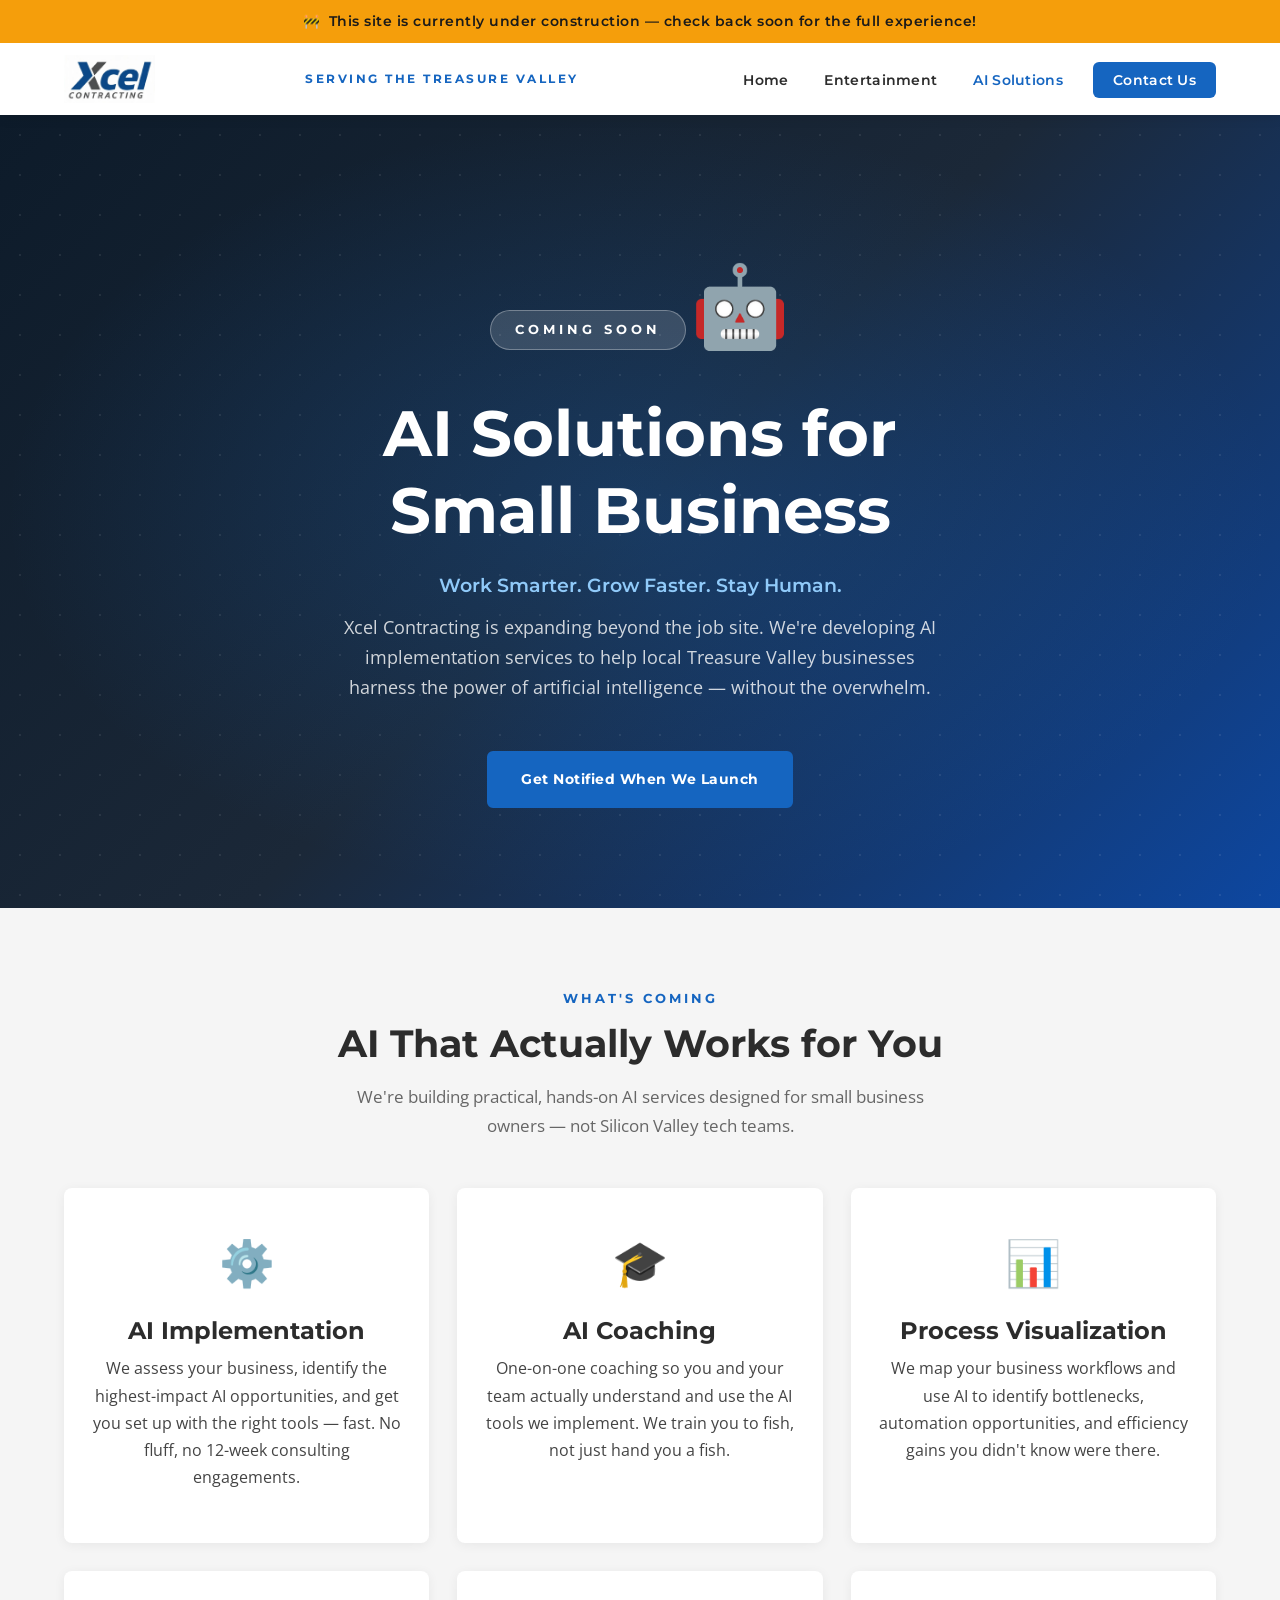
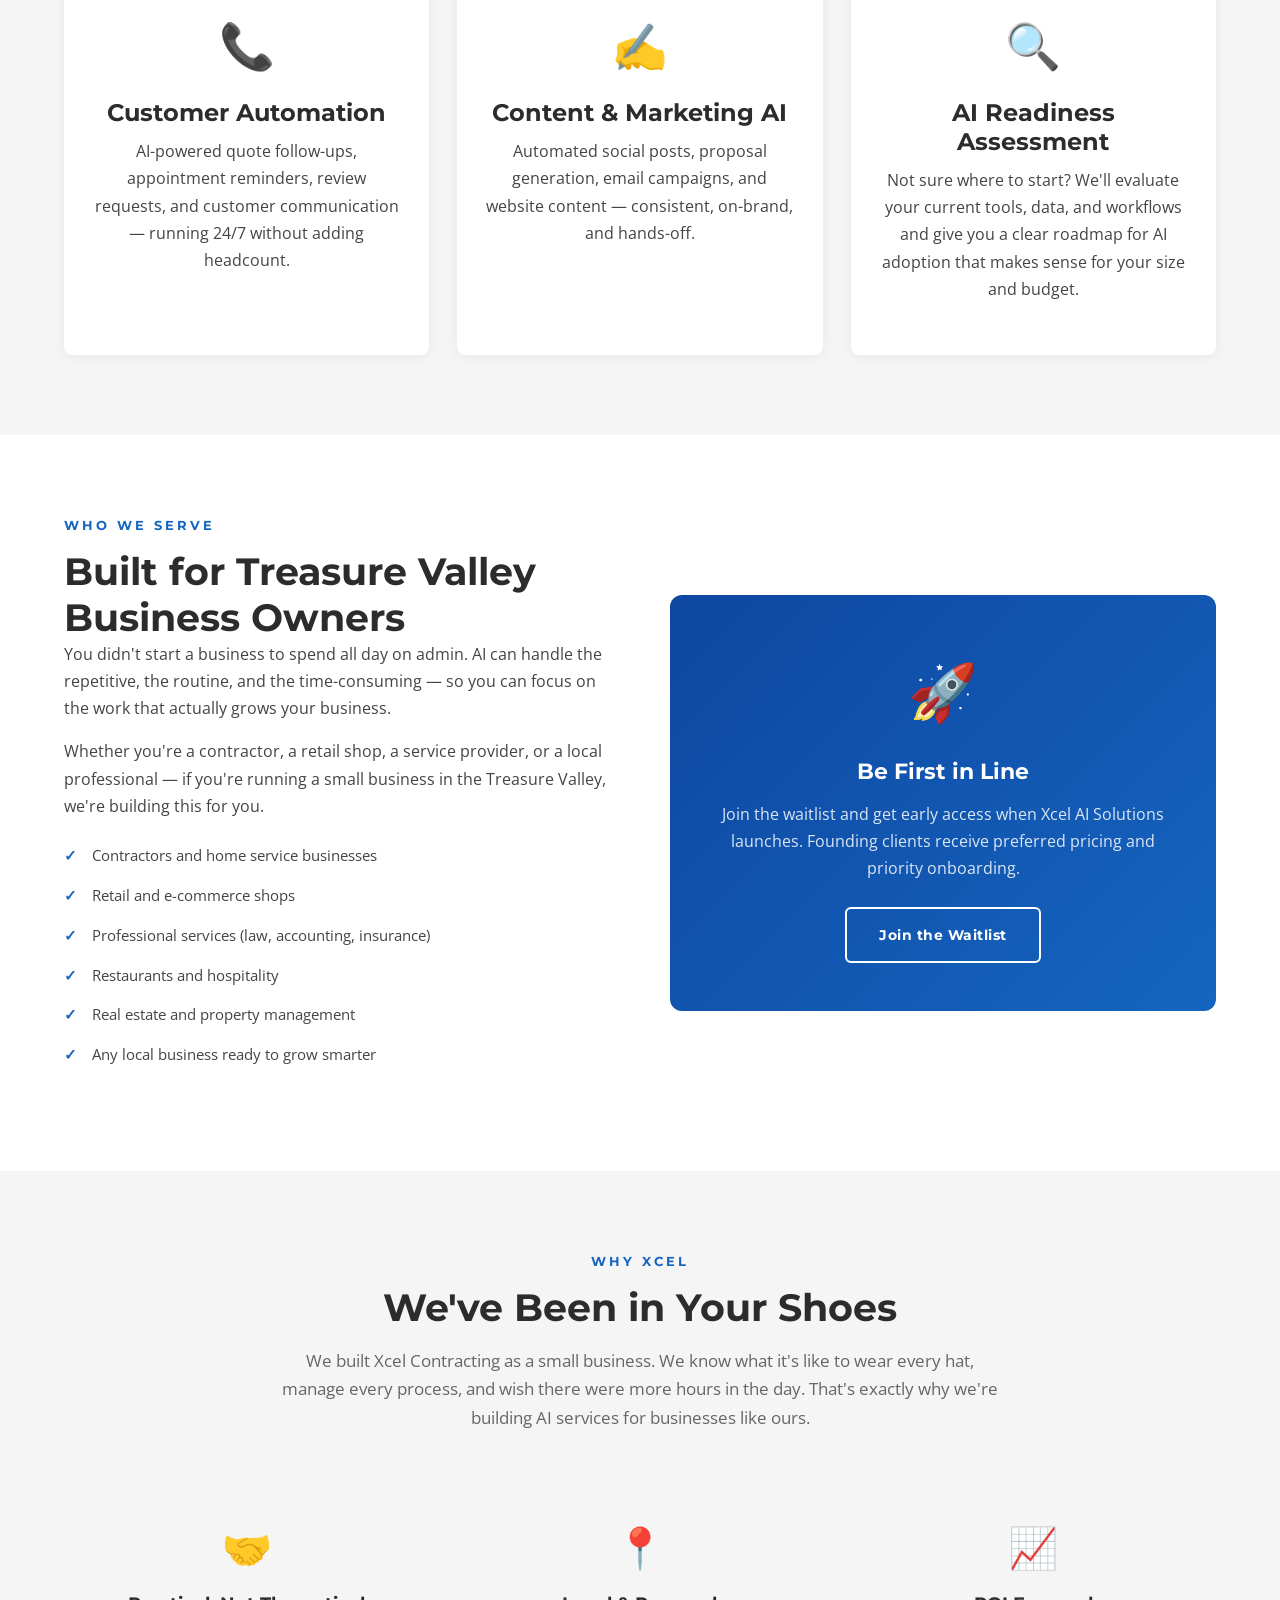
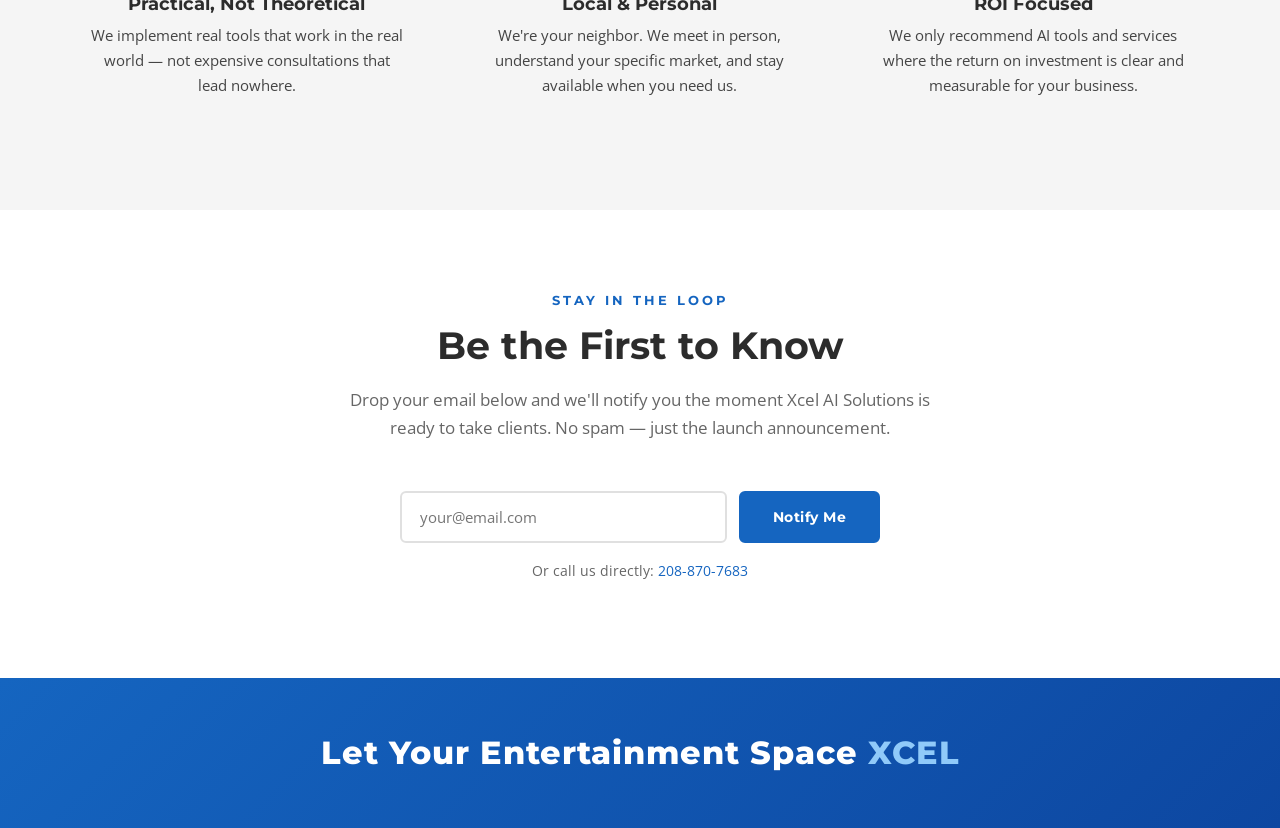
<file: ai-solutions.html>
<!DOCTYPE html>
<html lang="en">
<head>
  <meta charset="UTF-8" />
  <meta name="viewport" content="width=device-width, initial-scale=1.0" />
  <meta name="description" content="AI Solutions for Small Business — Coming Soon from Xcel Contracting. AI implementation, coaching, and process visualization for Treasure Valley businesses." />
  <title>AI Solutions | Coming Soon — Xcel Contracting</title>
  <link rel="stylesheet" href="assets/css/style.css" />
  <link rel="preconnect" href="https://fonts.googleapis.com" />
  <link rel="preconnect" href="https://fonts.gstatic.com" crossorigin />
  <link href="https://fonts.googleapis.com/css2?family=Montserrat:wght@400;600;700;800&family=Open+Sans:wght@400;500;600&display=swap" rel="stylesheet" />
  <style>
    /* AI page specific animations */
    @keyframes pulse-glow {
      0%, 100% { box-shadow: 0 0 20px rgba(21,101,192,0.3); }
      50% { box-shadow: 0 0 40px rgba(21,101,192,0.6); }
    }
    @keyframes float {
      0%, 100% { transform: translateY(0); }
      50% { transform: translateY(-10px); }
    }
    .ai-icon-large {
      font-size: 5rem;
      animation: float 4s ease-in-out infinite;
      display: inline-block;
      margin-bottom: 24px;
    }
    .ai-glow-card {
      animation: pulse-glow 3s ease-in-out infinite;
      border-radius: 50%;
      display: inline-block;
      padding: 20px;
    }
    .dot-grid {
      position: absolute;
      inset: 0;
      background-image: radial-gradient(circle, rgba(255,255,255,0.08) 1px, transparent 1px);
      background-size: 40px 40px;
      pointer-events: none;
    }
  </style>
</head>
<body>

<!-- UNDER CONSTRUCTION BANNER -->
<div class="under-construction"><span>🚧</span>This site is currently under construction — check back soon for the full experience!</div>

<!-- NAVIGATION -->
<nav class="nav">
  <div class="container nav-inner">
    <a href="index.html" class="nav-logo">
      <img src="assets/images/logo.jpg" alt="Xcel Contracting" />
    </a>
    <span class="nav-tagline">Serving the Treasure Valley</span>
    <button class="nav-toggle" aria-label="Toggle menu">
      <span></span><span></span><span></span>
    </button>
    <ul class="nav-links">
      <li><a href="index.html">Home</a></li>
      <li><a href="entertainment.html">Entertainment</a></li>
      <li><a href="ai-solutions.html" class="active">AI Solutions</a></li>
      <li><a href="contact.html" class="btn-nav">Contact Us</a></li>
    </ul>
  </div>
</nav>

<!-- AI HERO -->
<section class="ai-hero">
  <div class="dot-grid"></div>
  <div class="container ai-hero-content">
    <div class="coming-soon-badge">Coming Soon</div>
    <div class="ai-icon-large">🤖</div>
    <h1>AI Solutions for<br />Small Business</h1>
    <p class="ai-tagline">Work Smarter. Grow Faster. Stay Human.</p>
    <p>Xcel Contracting is expanding beyond the job site. We're developing AI implementation services to help local Treasure Valley businesses harness the power of artificial intelligence — without the overwhelm.</p>
    <a href="#notify" class="btn btn-primary" style="margin-top:8px;">Get Notified When We Launch</a>
  </div>
</section>

<!-- WHAT'S COMING -->
<section class="ai-features">
  <div class="container text-center">
    <p class="section-label">What's Coming</p>
    <h2 class="section-title">AI That Actually Works for You</h2>
    <p class="section-subtitle">We're building practical, hands-on AI services designed for small business owners — not Silicon Valley tech teams.</p>
    <div class="ai-features-grid">
      <div class="ai-feature-card">
        <div class="ai-feature-icon">⚙️</div>
        <h3>AI Implementation</h3>
        <p>We assess your business, identify the highest-impact AI opportunities, and get you set up with the right tools — fast. No fluff, no 12-week consulting engagements.</p>
      </div>
      <div class="ai-feature-card">
        <div class="ai-feature-icon">🎓</div>
        <h3>AI Coaching</h3>
        <p>One-on-one coaching so you and your team actually understand and use the AI tools we implement. We train you to fish, not just hand you a fish.</p>
      </div>
      <div class="ai-feature-card">
        <div class="ai-feature-icon">📊</div>
        <h3>Process Visualization</h3>
        <p>We map your business workflows and use AI to identify bottlenecks, automation opportunities, and efficiency gains you didn't know were there.</p>
      </div>
      <div class="ai-feature-card">
        <div class="ai-feature-icon">📞</div>
        <h3>Customer Automation</h3>
        <p>AI-powered quote follow-ups, appointment reminders, review requests, and customer communication — running 24/7 without adding headcount.</p>
      </div>
      <div class="ai-feature-card">
        <div class="ai-feature-icon">✍️</div>
        <h3>Content &amp; Marketing AI</h3>
        <p>Automated social posts, proposal generation, email campaigns, and website content — consistent, on-brand, and hands-off.</p>
      </div>
      <div class="ai-feature-card">
        <div class="ai-feature-icon">🔍</div>
        <h3>AI Readiness Assessment</h3>
        <p>Not sure where to start? We'll evaluate your current tools, data, and workflows and give you a clear roadmap for AI adoption that makes sense for your size and budget.</p>
      </div>
    </div>
  </div>
</section>

<!-- WHO IT'S FOR -->
<section class="section-pad" style="background: var(--white);">
  <div class="container">
    <div style="display:grid; grid-template-columns: 1fr 1fr; gap: 60px; align-items:center;">
      <div>
        <p class="section-label">Who We Serve</p>
        <h2>Built for Treasure Valley Business Owners</h2>
        <p>You didn't start a business to spend all day on admin. AI can handle the repetitive, the routine, and the time-consuming — so you can focus on the work that actually grows your business.</p>
        <p>Whether you're a contractor, a retail shop, a service provider, or a local professional — if you're running a small business in the Treasure Valley, we're building this for you.</p>
        <ul class="service-list">
          <li>Contractors and home service businesses</li>
          <li>Retail and e-commerce shops</li>
          <li>Professional services (law, accounting, insurance)</li>
          <li>Restaurants and hospitality</li>
          <li>Real estate and property management</li>
          <li>Any local business ready to grow smarter</li>
        </ul>
      </div>
      <div style="background: linear-gradient(135deg, #0D47A1, #1565C0); border-radius:12px; padding: 48px 40px; color: white; text-align:center;">
        <div style="font-size:3.5rem; margin-bottom:20px;">🚀</div>
        <h3 style="color:white; margin-bottom:16px; font-size:1.4rem;">Be First in Line</h3>
        <p style="color:rgba(255,255,255,0.85); margin-bottom:24px;">Join the waitlist and get early access when Xcel AI Solutions launches. Founding clients receive preferred pricing and priority onboarding.</p>
        <a href="#notify" class="btn btn-outline" style="font-size:0.9rem;">Join the Waitlist</a>
      </div>
    </div>
  </div>
</section>

<!-- WHY XCEL FOR AI -->
<section class="section-pad" style="background: var(--grey-light);">
  <div class="container text-center">
    <p class="section-label">Why Xcel</p>
    <h2 class="section-title">We've Been in Your Shoes</h2>
    <p class="section-subtitle" style="max-width:720px;">We built Xcel Contracting as a small business. We know what it's like to wear every hat, manage every process, and wish there were more hours in the day. That's exactly why we're building AI services for businesses like ours.</p>
    <div style="display:grid; grid-template-columns:repeat(3,1fr); gap:28px; margin-top:48px;">
      <div style="padding:32px 24px; text-align:center;">
        <div style="font-size:2.5rem; margin-bottom:12px;">🤝</div>
        <h4 style="margin-bottom:8px;">Practical, Not Theoretical</h4>
        <p style="font-size:0.92rem; margin:0;">We implement real tools that work in the real world — not expensive consultations that lead nowhere.</p>
      </div>
      <div style="padding:32px 24px; text-align:center;">
        <div style="font-size:2.5rem; margin-bottom:12px;">📍</div>
        <h4 style="margin-bottom:8px;">Local &amp; Personal</h4>
        <p style="font-size:0.92rem; margin:0;">We're your neighbor. We meet in person, understand your specific market, and stay available when you need us.</p>
      </div>
      <div style="padding:32px 24px; text-align:center;">
        <div style="font-size:2.5rem; margin-bottom:12px;">📈</div>
        <h4 style="margin-bottom:8px;">ROI Focused</h4>
        <p style="font-size:0.92rem; margin:0;">We only recommend AI tools and services where the return on investment is clear and measurable for your business.</p>
      </div>
    </div>
  </div>
</section>

<!-- NOTIFY / WAITLIST -->
<section class="notify-section" id="notify">
  <div class="container">
    <p class="section-label text-center">Stay in the Loop</p>
    <h2 class="section-title text-center">Be the First to Know</h2>
    <p class="section-subtitle">Drop your email below and we'll notify you the moment Xcel AI Solutions is ready to take clients. No spam — just the launch announcement.</p>
    <form class="notify-form" action="https://formspree.io/f/REPLACE_ME" method="POST">
      <input type="email" name="email" placeholder="your@email.com" required aria-label="Your email address" />
      <input type="hidden" name="_subject" value="AI Solutions Waitlist" />
      <button type="submit" class="btn btn-primary">Notify Me</button>
    </form>
    <p style="text-align:center; font-size:0.85rem; color:var(--grey-text); margin-top:16px;">Or call us directly: <a href="tel:2088707683" style="color:var(--blue);">208-870-7683</a></p>
  </div>
</section>

<!-- FOOTER -->
<footer class="footer">
  <div class="container">
    <p class="footer-tagline">Let Your Entertainment Space <span class="footer-accent">XCEL</span></p>
  </div>
</footer>

<script src="assets/js/main.js"></script>
</body>
</html>
</file>
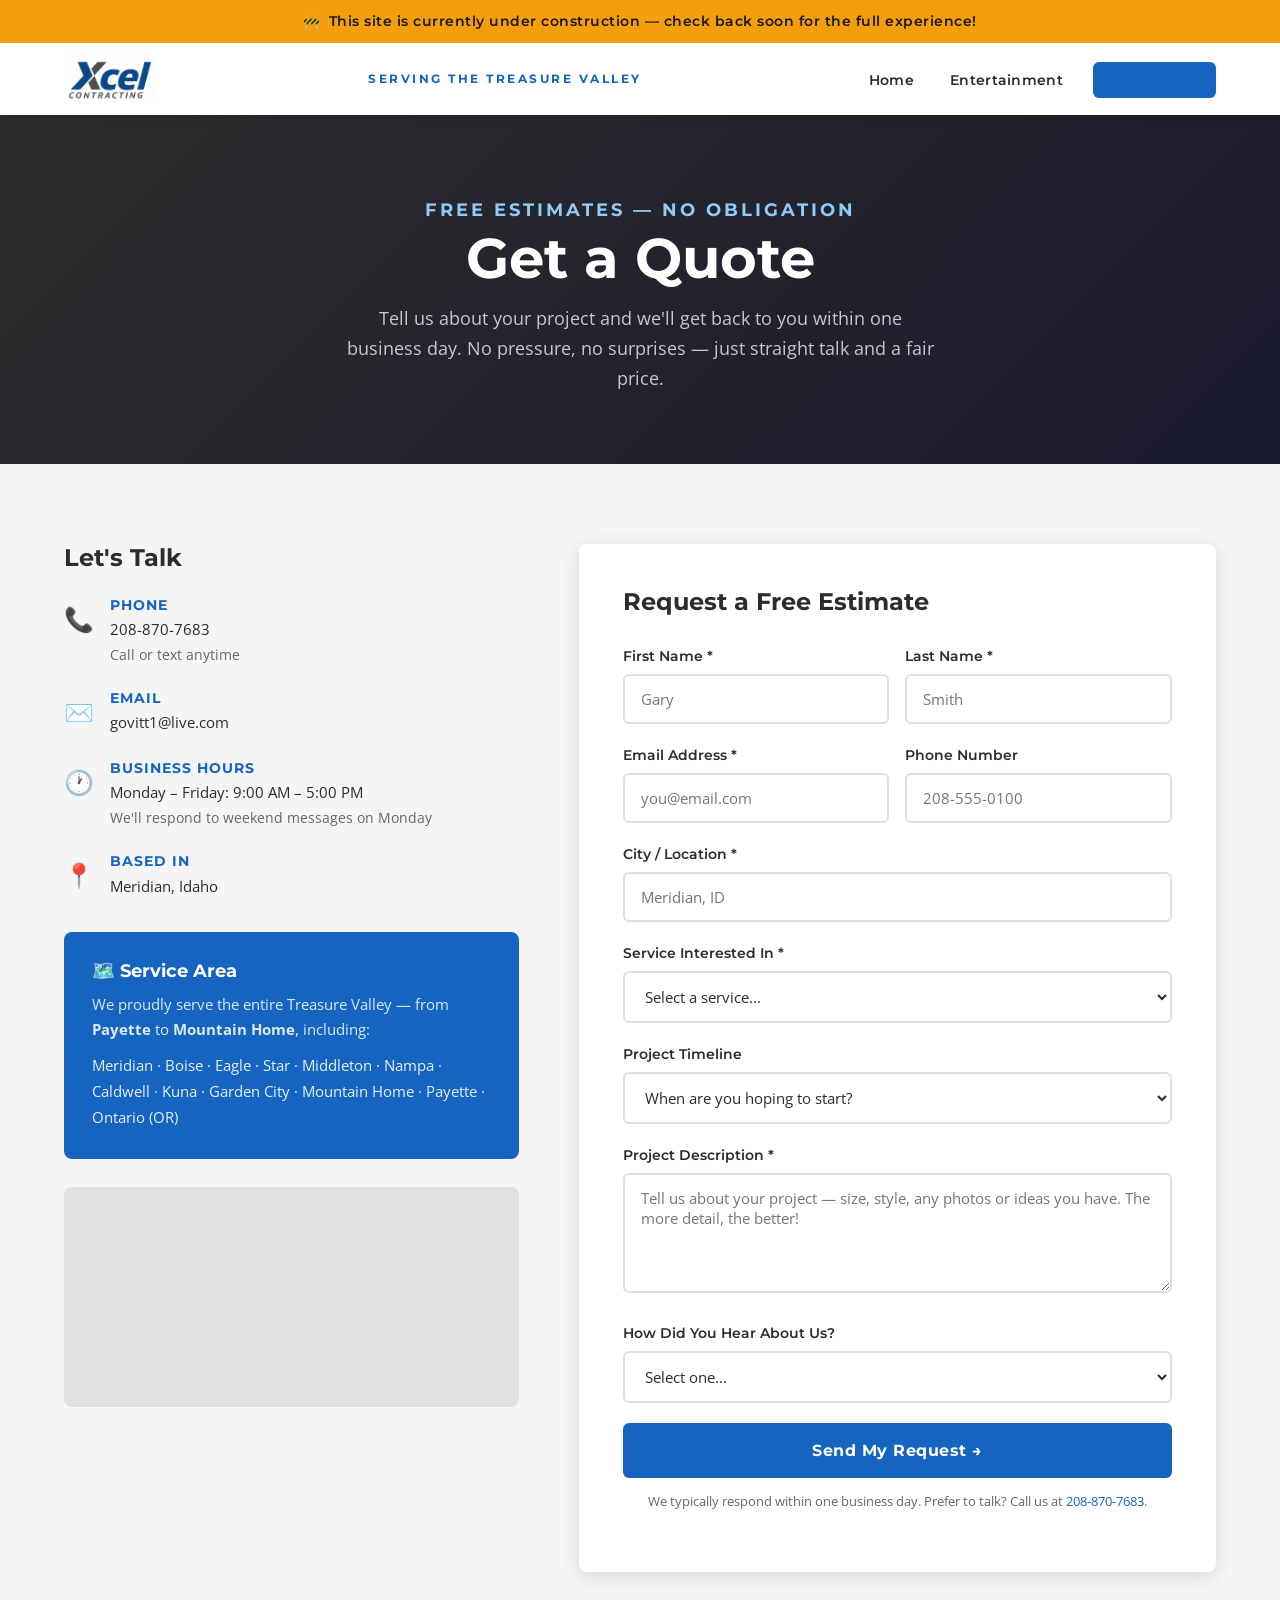
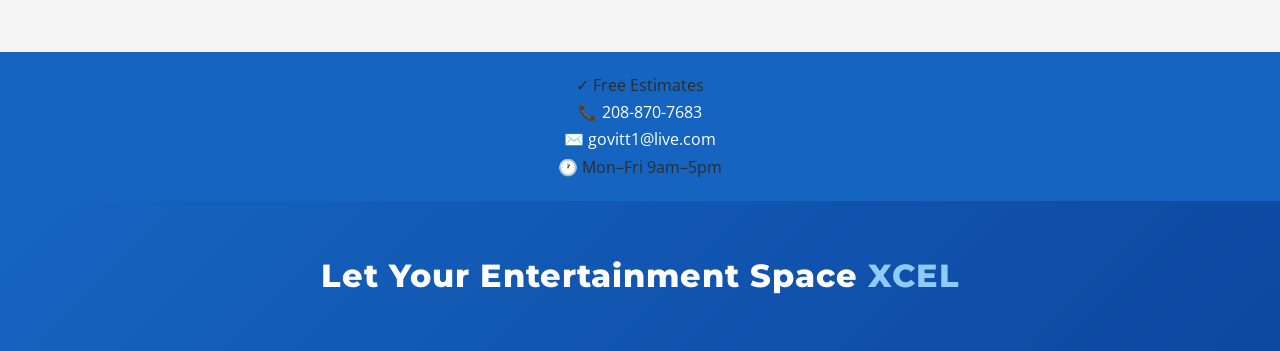
<file: contact.html>
<!DOCTYPE html>
<html lang="en">
<head>
  <meta charset="UTF-8" />
  <meta name="viewport" content="width=device-width, initial-scale=1.0" />
  <meta name="description" content="Contact Xcel Contracting for a free estimate on entertainment walls, remodeling, and more. Serving Meridian, Boise, Eagle, Nampa, and the Treasure Valley." />
  <title>Get a Quote | Contact Xcel Contracting — Meridian, ID</title>
  <link rel="stylesheet" href="assets/css/style.css" />
  <link rel="preconnect" href="https://fonts.googleapis.com" />
  <link rel="preconnect" href="https://fonts.gstatic.com" crossorigin />
  <link href="https://fonts.googleapis.com/css2?family=Montserrat:wght@400;600;700;800&family=Open+Sans:wght@400;500;600&display=swap" rel="stylesheet" />
</head>
<body>

<!-- UNDER CONSTRUCTION BANNER -->
<div class="under-construction"><span>🚧</span>This site is currently under construction — check back soon for the full experience!</div>

<!-- NAVIGATION -->
<nav class="nav">
  <div class="container nav-inner">
    <a href="index.html" class="nav-logo">
      <img src="assets/images/logo.jpg" alt="Xcel Contracting" />
    </a>
    <span class="nav-tagline">Serving the Treasure Valley</span>
    <button class="nav-toggle" aria-label="Toggle menu">
      <span></span><span></span><span></span>
    </button>
    <ul class="nav-links">
      <li><a href="index.html">Home</a></li>
      <li><a href="entertainment.html">Entertainment</a></li>
      <li><a href="contact.html" class="btn-nav active">Contact Us</a></li>
    </ul>
  </div>
</nav>

<!-- PAGE HERO -->
<section class="page-hero">
  <div class="container">
    <p class="section-label" style="color:#90CAF9;">Free Estimates — No Obligation</p>
    <h1>Get a Quote</h1>
    <p>Tell us about your project and we'll get back to you within one business day. No pressure, no surprises — just straight talk and a fair price.</p>
  </div>
</section>

<!-- CONTACT SECTION -->
<section class="contact-section">
  <div class="container">
    <div class="contact-grid">

      <!-- LEFT: Contact Info -->
      <div class="contact-info">
        <h3>Let's Talk</h3>

        <div class="contact-item">
          <div class="contact-icon">📞</div>
          <div>
            <h4>Phone</h4>
            <p><a href="tel:2088707683">208-870-7683</a></p>
            <p style="font-size:0.85rem; color:var(--grey-text);">Call or text anytime</p>
          </div>
        </div>

        <div class="contact-item">
          <div class="contact-icon">✉️</div>
          <div>
            <h4>Email</h4>
            <p><a href="mailto:govitt1@live.com">govitt1@live.com</a></p>
          </div>
        </div>

        <div class="contact-item">
          <div class="contact-icon">🕐</div>
          <div>
            <h4>Business Hours</h4>
            <p>Monday – Friday: 9:00 AM – 5:00 PM</p>
            <p style="font-size:0.85rem; color:var(--grey-text);">We'll respond to weekend messages on Monday</p>
          </div>
        </div>

        <div class="contact-item">
          <div class="contact-icon">📍</div>
          <div>
            <h4>Based In</h4>
            <p>Meridian, Idaho</p>
          </div>
        </div>

        <div class="service-area-box">
          <h4>🗺️ Service Area</h4>
          <p>We proudly serve the entire Treasure Valley — from <strong>Payette</strong> to <strong>Mountain Home</strong>, including:</p>
          <p style="margin-top:10px; color:rgba(255,255,255,0.9);">
            Meridian · Boise · Eagle · Star · Middleton · Nampa · Caldwell · Kuna · Garden City · Mountain Home · Payette · Ontario (OR)
          </p>
        </div>

        <!-- Map placeholder -->
        <div style="margin-top:28px; background:var(--grey-mid); border-radius:8px; height:220px; display:flex; align-items:center; justify-content:center; overflow:hidden;">
          <iframe
            title="Xcel Contracting Service Area - Treasure Valley, ID"
            src="https://www.google.com/maps/embed?pb=!1m18!1m12!1m3!1d357734.6!2d-116.3!3d43.6!2m3!1f0!2f0!3f0!3m2!1i1024!2i768!4f13.1!3m3!1m2!1s0x54aef172f51eedcd%3A0x59afc0d10b29c72b!2sMeridian%2C%20ID!5e0!3m2!1sen!2sus!4v1234567890"
            width="100%" height="220" style="border:0;" allowfullscreen="" loading="lazy" referrerpolicy="no-referrer-when-downgrade">
          </iframe>
        </div>
      </div>

      <!-- RIGHT: Quote Form -->
      <div class="quote-form-card">
        <h3>Request a Free Estimate</h3>
        <form action="https://formspree.io/f/meerkvyl" method="POST">
          <input type="hidden" name="_subject" value="New Quote Request — Xcel Contracting" />

          <div class="form-row">
            <div class="form-group">
              <label for="first-name">First Name *</label>
              <input type="text" id="first-name" name="first_name" placeholder="Gary" required />
            </div>
            <div class="form-group">
              <label for="last-name">Last Name *</label>
              <input type="text" id="last-name" name="last_name" placeholder="Smith" required />
            </div>
          </div>

          <div class="form-row">
            <div class="form-group">
              <label for="email">Email Address *</label>
              <input type="email" id="email" name="email" placeholder="you@email.com" required />
            </div>
            <div class="form-group">
              <label for="phone">Phone Number</label>
              <input type="tel" id="phone" name="phone" placeholder="208-555-0100" />
            </div>
          </div>

          <div class="form-group">
            <label for="city">City / Location *</label>
            <input type="text" id="city" name="city" placeholder="Meridian, ID" required />
          </div>

          <div class="form-group">
            <label for="service">Service Interested In *</label>
            <select id="service" name="service" required>
              <option value="" disabled selected>Select a service...</option>
              <option value="Entertainment Wall">Custom Entertainment Wall</option>
              <option value="Media Wall">Media Wall / Backer Board</option>
              <option value="TV Mounting">TV Mounting &amp; Wire Concealment</option>
              <option value="Fireplace Wall">Fireplace Wall / Surround</option>
              <option value="Built-Ins">Built-In Shelving &amp; Cabinetry</option>
              <option value="Remodel">Full Residential Remodel</option>
              <option value="Flooring">Flooring</option>
              <option value="Bathroom Remodel">Bathroom Remodel</option>
              <option value="Kitchen Update">Kitchen Update</option>
              <option value="Other">Other / Not Sure</option>
            </select>
          </div>

          <div class="form-group">
            <label for="timeline">Project Timeline</label>
            <select id="timeline" name="timeline">
              <option value="" disabled selected>When are you hoping to start?</option>
              <option value="ASAP">As soon as possible</option>
              <option value="1-2 months">Within 1–2 months</option>
              <option value="3-6 months">3–6 months out</option>
              <option value="Just Planning">Just planning / exploring options</option>
            </select>
          </div>

          <div class="form-group">
            <label for="message">Project Description *</label>
            <textarea id="message" name="message" placeholder="Tell us about your project — size, style, any photos or ideas you have. The more detail, the better!" required></textarea>
          </div>

          <div class="form-group">
            <label for="how">How Did You Hear About Us?</label>
            <select id="how" name="how_heard">
              <option value="" disabled selected>Select one...</option>
              <option value="Google">Google Search</option>
              <option value="Facebook">Facebook</option>
              <option value="Instagram">Instagram</option>
              <option value="Referral">Friend / Family Referral</option>
              <option value="Nextdoor">Nextdoor</option>
              <option value="Other">Other</option>
            </select>
          </div>

          <button type="submit" class="btn btn-primary" style="width:100%; font-size:1rem; padding: 16px;">
            Send My Request →
          </button>

          <p style="text-align:center; font-size:0.82rem; color:var(--grey-text); margin-top:12px;">
            We typically respond within one business day. Prefer to talk? Call us at <a href="tel:2088707683" style="color:var(--blue);">208-870-7683</a>.
          </p>
        </form>
      </div>

    </div>
  </div>
</section>

<!-- QUICK CTA BAR -->
<section class="trust-bar">
  <div class="container">
    <div class="trust-items">
      <div class="trust-item"><span class="icon">✓</span> Free Estimates</div>
      <div class="trust-item"><span class="icon">📞</span> <a href="tel:2088707683" style="color:white;">208-870-7683</a></div>
      <div class="trust-item"><span class="icon">✉️</span> <a href="mailto:govitt1@live.com" style="color:white;">govitt1@live.com</a></div>
      <div class="trust-item"><span class="icon">🕐</span> Mon–Fri 9am–5pm</div>
    </div>
  </div>
</section>

<!-- FOOTER -->
<footer class="footer">
  <div class="container">
    <p class="footer-tagline">Let Your Entertainment Space <span class="footer-accent">XCEL</span></p>
  </div>
</footer>

<script src="assets/js/main.js"></script>
</body>
</html>
</file>
<file: assets/css/style.css>
/* ===========================
   XCEL CONTRACTING - style.css
   =========================== */

/* --- Under Construction Banner --- */
.under-construction {
  background: #f59e0b;
  color: #1a1a1a;
  text-align: center;
  padding: 10px 16px;
  font-family: 'Montserrat', sans-serif;
  font-size: 0.85rem;
  font-weight: 600;
  letter-spacing: 0.5px;
  z-index: 9999;
  position: relative;
}
.under-construction span {
  margin-right: 8px;
}

/* --- Google Fonts --- */
@import url('https://fonts.googleapis.com/css2?family=Montserrat:wght@400;600;700;800&family=Open+Sans:wght@400;500;600&display=swap');

/* --- CSS Variables --- */
:root {
  --blue: #1565C0;
  --blue-dark: #0D47A1;
  --blue-light: #1976D2;
  --charcoal: #2C2C2C;
  --charcoal-light: #444444;
  --white: #FFFFFF;
  --grey-light: #F5F5F5;
  --grey-mid: #E0E0E0;
  --grey-text: #666666;
  --shadow: 0 4px 20px rgba(0,0,0,0.12);
  --shadow-hover: 0 8px 32px rgba(0,0,0,0.2);
  --radius: 6px;
  --transition: 0.25s ease;
}

/* --- Reset & Base --- */
*, *::before, *::after { box-sizing: border-box; margin: 0; padding: 0; }

html { scroll-behavior: smooth; }

body {
  font-family: 'Open Sans', sans-serif;
  color: var(--charcoal);
  background: var(--white);
  line-height: 1.7;
  font-size: 16px;
}

img { max-width: 100%; height: auto; display: block; }

a { color: inherit; text-decoration: none; }

ul { list-style: none; }

/* --- Typography --- */
h1, h2, h3, h4, h5 {
  font-family: 'Montserrat', sans-serif;
  font-weight: 700;
  line-height: 1.2;
}

h1 { font-size: clamp(2rem, 5vw, 3.5rem); }
h2 { font-size: clamp(1.6rem, 3vw, 2.4rem); }
h3 { font-size: clamp(1.2rem, 2.5vw, 1.5rem); }
h4 { font-size: 1.15rem; }

p { margin-bottom: 1rem; color: var(--charcoal-light); }

/* --- Utility --- */
.container { max-width: 1200px; margin: 0 auto; padding: 0 24px; }
.text-center { text-align: center; }
.text-blue { color: var(--blue); }
.section-pad { padding: 80px 0; }
.section-pad-sm { padding: 50px 0; }

.section-label {
  font-family: 'Montserrat', sans-serif;
  font-size: 0.8rem;
  font-weight: 700;
  letter-spacing: 3px;
  text-transform: uppercase;
  color: var(--blue);
  margin-bottom: 12px;
}

.section-title {
  margin-bottom: 16px;
  color: var(--charcoal);
}

.section-subtitle {
  font-size: 1.05rem;
  color: var(--grey-text);
  max-width: 600px;
  margin: 0 auto 48px;
}

/* --- Buttons --- */
.btn {
  display: inline-block;
  font-family: 'Montserrat', sans-serif;
  font-weight: 700;
  font-size: 0.9rem;
  letter-spacing: 0.5px;
  padding: 14px 32px;
  border-radius: var(--radius);
  cursor: pointer;
  transition: all var(--transition);
  border: 2px solid transparent;
}

.btn-primary {
  background: var(--blue);
  color: var(--white);
  border-color: var(--blue);
}
.btn-primary:hover {
  background: var(--blue-dark);
  border-color: var(--blue-dark);
  transform: translateY(-2px);
  box-shadow: var(--shadow-hover);
}

.btn-outline {
  background: transparent;
  color: var(--white);
  border-color: var(--white);
}
.btn-outline:hover {
  background: var(--white);
  color: var(--blue);
  transform: translateY(-2px);
}

.btn-outline-blue {
  background: transparent;
  color: var(--blue);
  border-color: var(--blue);
}
.btn-outline-blue:hover {
  background: var(--blue);
  color: var(--white);
  transform: translateY(-2px);
}

/* ===========================
   NAVIGATION
   =========================== */
.nav {
  position: sticky;
  top: 0;
  z-index: 1000;
  background: var(--white);
  box-shadow: 0 2px 12px rgba(0,0,0,0.1);
}

.nav-tagline {
  font-family: 'Montserrat', sans-serif;
  font-size: 0.75rem;
  font-weight: 700;
  letter-spacing: 2.5px;
  text-transform: uppercase;
  color: var(--blue);
  flex: 1;
  text-align: center;
}

.nav-inner {
  display: flex;
  align-items: center;
  justify-content: space-between;
  height: 72px;
}

.nav-logo img {
  height: 48px;
  width: auto;
}

.nav-links {
  display: flex;
  align-items: center;
  gap: 8px;
}

.nav-links a {
  font-family: 'Montserrat', sans-serif;
  font-weight: 600;
  font-size: 0.88rem;
  padding: 8px 14px;
  border-radius: var(--radius);
  transition: color var(--transition), background var(--transition);
  color: var(--charcoal);
  letter-spacing: 0.3px;
}

.nav-links a:hover { color: var(--blue); }

.nav-links a.active { color: var(--blue); }

.nav-links .btn-nav {
  background: var(--blue);
  color: var(--white);
  padding: 9px 20px;
  border-radius: var(--radius);
  margin-left: 8px;
}
.nav-links .btn-nav:hover {
  background: var(--blue-dark);
  color: var(--white);
}

/* Hamburger */
.nav-toggle {
  display: none;
  flex-direction: column;
  gap: 5px;
  cursor: pointer;
  padding: 4px;
  background: none;
  border: none;
}
.nav-toggle span {
  display: block;
  width: 26px;
  height: 2px;
  background: var(--charcoal);
  border-radius: 2px;
  transition: all var(--transition);
}
.nav-toggle.open span:nth-child(1) { transform: translateY(7px) rotate(45deg); }
.nav-toggle.open span:nth-child(2) { opacity: 0; }
.nav-toggle.open span:nth-child(3) { transform: translateY(-7px) rotate(-45deg); }

/* ===========================
   HERO - HOME
   =========================== */
.hero {
  position: relative;
  min-height: 88vh;
  display: flex;
  align-items: center;
  background: var(--charcoal);
  overflow: hidden;
}

.hero-bg {
  position: absolute;
  inset: 0;
  background-image: url('../images/landing-hero.jpg');
  background-size: cover;
  background-position: center center;
  opacity: 0.7;
}

.hero-content {
  position: relative;
  z-index: 2;
  color: var(--white);
  max-width: 700px;
}

.hero-eyebrow {
  font-family: 'Montserrat', sans-serif;
  font-size: 0.8rem;
  font-weight: 700;
  letter-spacing: 4px;
  text-transform: uppercase;
  color: #90CAF9;
  margin-bottom: 20px;
}

.hero h1 {
  color: var(--white);
  margin-bottom: 20px;
  font-weight: 800;
}

.hero h1 .accent { color: #90CAF9; }

.hero-sub {
  font-size: 1.15rem;
  color: rgba(255,255,255,0.85);
  margin-bottom: 36px;
  max-width: 540px;
}

.hero-ctas { display: flex; gap: 16px; flex-wrap: wrap; }

/* ===========================
   PAGE HERO (inner pages)
   =========================== */
.page-hero {
  background: linear-gradient(135deg, var(--charcoal) 0%, #1a1a2e 100%);
  padding: 80px 0 70px;
  color: var(--white);
  text-align: center;
}
.page-hero h1 { color: var(--white); margin-bottom: 12px; }
.page-hero p { color: rgba(255,255,255,0.75); font-size: 1.1rem; max-width: 600px; margin: 0 auto; }

.page-hero-img {
  background-size: cover;
  background-position: center;
  background-repeat: no-repeat;
  position: relative;
  padding: 120px 0 100px;
}
.page-hero-img::before {
  content: '';
  position: absolute;
  inset: 0;
  background: rgba(0,0,0,0.55);
}
.page-hero-img .container { position: relative; z-index: 1; }

/* ===========================
   INTRO BAND
   =========================== */
.intro-band {
  background: var(--grey-light);
  padding: 60px 0;
}
.intro-band .container {
  display: grid;
  grid-template-columns: 1fr 1fr;
  gap: 60px;
  align-items: center;
}
.intro-text h2 { margin-bottom: 16px; }
.intro-image img {
  border-radius: 8px;
  box-shadow: var(--shadow);
  width: 100%;
  object-fit: cover;
  max-height: 380px;
}

/* ===========================
   SERVICES GRID
   =========================== */
.services-section { background: var(--white); }

.services-grid {
  display: grid;
  grid-template-columns: repeat(3, 1fr);
  gap: 28px;
}

.service-card {
  background: var(--grey-light);
  border-radius: 8px;
  padding: 36px 28px;
  border-top: 4px solid var(--blue);
  transition: all var(--transition);
}

.service-card:hover {
  transform: translateY(-4px);
  box-shadow: var(--shadow-hover);
}

.service-icon {
  font-size: 2.4rem;
  margin-bottom: 16px;
}

.service-card h3 { margin-bottom: 10px; color: var(--charcoal); }
.service-card p { margin: 0; font-size: 0.95rem; }

/* ===========================
   PORTFOLIO GALLERY
   =========================== */
.portfolio-section { background: var(--grey-light); }

.gallery-grid {
  display: grid;
  grid-template-columns: repeat(3, 1fr);
  gap: 16px;
}

.gallery-item {
  position: relative;
  border-radius: 8px;
  overflow: hidden;
  cursor: pointer;
  aspect-ratio: 4/3;
}

.gallery-item img {
  width: 100%;
  height: 100%;
  object-fit: cover;
  transition: transform 0.4s ease;
}

.gallery-overlay {
  position: absolute;
  inset: 0;
  background: linear-gradient(to top, rgba(21,101,192,0.85) 0%, transparent 60%);
  opacity: 0;
  transition: opacity 0.3s ease;
  display: flex;
  align-items: flex-end;
  padding: 20px;
}

.gallery-overlay span {
  color: var(--white);
  font-family: 'Montserrat', sans-serif;
  font-weight: 600;
  font-size: 0.9rem;
}

.gallery-item:hover .gallery-overlay { opacity: 1; }
.gallery-item:hover img { transform: scale(1.05); }

/* Lightbox */
.lightbox {
  display: none;
  position: fixed;
  inset: 0;
  background: rgba(0,0,0,0.92);
  z-index: 9999;
  align-items: center;
  justify-content: center;
}
.lightbox.active { display: flex; }
.lightbox img {
  max-width: 90vw;
  max-height: 88vh;
  border-radius: 4px;
  object-fit: contain;
}
.lightbox-close {
  position: fixed;
  top: 20px;
  right: 28px;
  color: white;
  font-size: 2.5rem;
  cursor: pointer;
  line-height: 1;
  opacity: 0.8;
  transition: opacity var(--transition);
  background: none;
  border: none;
}
.lightbox-close:hover { opacity: 1; }

/* ===========================
   TESTIMONIALS
   =========================== */
.testimonials-section { background: var(--white); }

.testimonials-grid {
  display: grid;
  grid-template-columns: repeat(3, 1fr);
  gap: 28px;
}

.testimonial-card {
  background: var(--grey-light);
  border-radius: 8px;
  padding: 32px 28px;
  position: relative;
}

.testimonial-card::before {
  content: '"';
  position: absolute;
  top: 16px;
  left: 20px;
  font-size: 5rem;
  color: var(--blue);
  opacity: 0.2;
  font-family: Georgia, serif;
  line-height: 1;
}

.stars { color: #FFC107; font-size: 1.1rem; margin-bottom: 12px; }
.testimonial-text { font-style: italic; color: var(--charcoal-light); margin-bottom: 16px; }
.testimonial-author { font-family: 'Montserrat', sans-serif; font-weight: 700; font-size: 0.9rem; }
.testimonial-location { font-size: 0.82rem; color: var(--grey-text); }

/* ===========================
   CTA BAND
   =========================== */
.cta-band {
  background: linear-gradient(135deg, var(--blue) 0%, var(--blue-dark) 100%);
  padding: 80px 0;
  text-align: center;
  color: var(--white);
}
.cta-band h2 { color: var(--white); margin-bottom: 12px; }
.cta-band p { color: rgba(255,255,255,0.85); font-size: 1.1rem; margin-bottom: 32px; max-width: 580px; margin-left: auto; margin-right: auto; }
.cta-band .cta-buttons { display: flex; gap: 16px; justify-content: center; flex-wrap: wrap; }

/* ===========================
   SERVICE DETAIL SECTION
   =========================== */
.service-detail {
  padding: 70px 0;
}
.service-detail:nth-child(even) { background: var(--grey-light); }

.service-detail-inner {
  display: grid;
  grid-template-columns: 1fr 1fr;
  gap: 60px;
  align-items: center;
}

.service-detail-inner.reverse { direction: rtl; }
.service-detail-inner.reverse > * { direction: ltr; }

.service-detail img {
  border-radius: 8px;
  box-shadow: var(--shadow);
  width: 100%;
  object-fit: cover;
  max-height: 400px;
}

.service-detail-text h3 { margin-bottom: 14px; }
.service-list { margin: 16px 0; }
.service-list li {
  padding: 7px 0 7px 28px;
  position: relative;
  color: var(--charcoal-light);
  font-size: 0.95rem;
}
.service-list li::before {
  content: '✓';
  position: absolute;
  left: 0;
  color: var(--blue);
  font-weight: 700;
}

/* ===========================
   CONTRACTING SERVICES PAGE
   =========================== */
.services-detail-grid {
  display: grid;
  grid-template-columns: repeat(2, 1fr);
  gap: 28px;
  margin-top: 48px;
}

.service-detail-card {
  background: var(--white);
  border-radius: 8px;
  padding: 32px;
  border-left: 5px solid var(--blue);
  box-shadow: 0 2px 12px rgba(0,0,0,0.07);
  transition: all var(--transition);
}
.service-detail-card:hover {
  transform: translateY(-3px);
  box-shadow: var(--shadow-hover);
}
.service-detail-card h4 { margin-bottom: 10px; }
.service-detail-card p { margin: 0; font-size: 0.93rem; }

/* ===========================
   AI SOLUTIONS PAGE
   =========================== */
.ai-hero {
  background: linear-gradient(135deg, #0D1B2A 0%, #1B2838 50%, #0D47A1 100%);
  padding: 120px 0 100px;
  text-align: center;
  color: var(--white);
  position: relative;
  overflow: hidden;
}

.ai-hero::before {
  content: '';
  position: absolute;
  inset: 0;
  background: radial-gradient(ellipse at center, rgba(21,101,192,0.3) 0%, transparent 70%);
}

.ai-hero-content { position: relative; z-index: 2; }
.ai-hero h1 { color: var(--white); margin-bottom: 20px; font-size: clamp(2.2rem, 5vw, 4rem); }
.ai-hero .ai-tagline { font-size: 1.2rem; color: #90CAF9; margin-bottom: 12px; font-family: 'Montserrat', sans-serif; font-weight: 600; }
.ai-hero p { color: rgba(255,255,255,0.8); font-size: 1.1rem; max-width: 600px; margin: 0 auto 40px; }

.coming-soon-badge {
  display: inline-block;
  background: rgba(255,255,255,0.15);
  border: 1px solid rgba(255,255,255,0.3);
  color: var(--white);
  font-family: 'Montserrat', sans-serif;
  font-weight: 700;
  font-size: 0.8rem;
  letter-spacing: 4px;
  text-transform: uppercase;
  padding: 8px 24px;
  border-radius: 50px;
  margin-bottom: 32px;
}

.ai-features {
  background: var(--grey-light);
  padding: 80px 0;
}

.ai-features-grid {
  display: grid;
  grid-template-columns: repeat(3, 1fr);
  gap: 28px;
}

.ai-feature-card {
  background: var(--white);
  border-radius: 8px;
  padding: 36px 28px;
  text-align: center;
  box-shadow: 0 2px 12px rgba(0,0,0,0.06);
  transition: all var(--transition);
}
.ai-feature-card:hover { transform: translateY(-4px); box-shadow: var(--shadow-hover); }
.ai-feature-icon { font-size: 2.8rem; margin-bottom: 16px; }
.ai-feature-card h3 { margin-bottom: 10px; }

.notify-section {
  background: var(--white);
  padding: 80px 0;
  text-align: center;
}
.notify-form {
  display: flex;
  gap: 12px;
  max-width: 480px;
  margin: 32px auto 0;
  justify-content: center;
}
.notify-form input[type="email"] {
  flex: 1;
  padding: 14px 18px;
  border: 2px solid var(--grey-mid);
  border-radius: var(--radius);
  font-family: 'Open Sans', sans-serif;
  font-size: 0.95rem;
  outline: none;
  transition: border-color var(--transition);
}
.notify-form input[type="email"]:focus { border-color: var(--blue); }

/* ===========================
   CONTACT PAGE
   =========================== */
.contact-section { background: var(--grey-light); padding: 80px 0; }

.contact-grid {
  display: grid;
  grid-template-columns: 1fr 1.4fr;
  gap: 60px;
}

.contact-info h3 { margin-bottom: 24px; }

.contact-item {
  display: flex;
  gap: 16px;
  margin-bottom: 24px;
  align-items: flex-start;
}
.contact-icon {
  font-size: 1.5rem;
  flex-shrink: 0;
  margin-top: 2px;
}
.contact-item h4 { font-size: 0.85rem; text-transform: uppercase; letter-spacing: 1px; color: var(--blue); margin-bottom: 4px; }
.contact-item p { margin: 0; font-size: 0.95rem; color: var(--charcoal); }
.contact-item a { color: var(--charcoal); transition: color var(--transition); }
.contact-item a:hover { color: var(--blue); }

.service-area-box {
  background: var(--blue);
  color: var(--white);
  border-radius: 8px;
  padding: 28px;
  margin-top: 32px;
}
.service-area-box h4 { color: var(--white); margin-bottom: 10px; }
.service-area-box p { color: rgba(255,255,255,0.85); margin: 0; font-size: 0.95rem; }

/* Quote Form */
.quote-form-card {
  background: var(--white);
  border-radius: 8px;
  padding: 44px;
  box-shadow: var(--shadow);
}
.quote-form-card h3 { margin-bottom: 28px; }

.form-group { margin-bottom: 20px; }
.form-group label {
  display: block;
  font-family: 'Montserrat', sans-serif;
  font-weight: 600;
  font-size: 0.85rem;
  margin-bottom: 6px;
  color: var(--charcoal);
}
.form-group input,
.form-group select,
.form-group textarea {
  width: 100%;
  padding: 13px 16px;
  border: 2px solid var(--grey-mid);
  border-radius: var(--radius);
  font-family: 'Open Sans', sans-serif;
  font-size: 0.95rem;
  color: var(--charcoal);
  background: var(--white);
  outline: none;
  transition: border-color var(--transition);
}
.form-group input:focus,
.form-group select:focus,
.form-group textarea:focus {
  border-color: var(--blue);
}
.form-group textarea { resize: vertical; min-height: 120px; }

.form-row {
  display: grid;
  grid-template-columns: 1fr 1fr;
  gap: 16px;
}

/* ===========================
   SECRET LINK
   =========================== */
.secret-link-wrap {
  text-align: center;
  padding: 8px 0;
  background: var(--white);
}
.secret-link {
  font-size: 0.5rem;
  color: rgba(255,255,255,0.08);
  text-decoration: none;
  transition: color 0.3s ease;
  cursor: default;
}
.secret-link:hover {
  color: rgba(0,0,0,0.15);
  cursor: pointer;
}

/* ===========================
   FOOTER
   =========================== */
.footer {
  background: linear-gradient(135deg, var(--blue) 0%, var(--blue-dark) 100%);
  padding: 48px 0;
  text-align: center;
}

.footer-tagline {
  font-family: 'Montserrat', sans-serif;
  font-size: clamp(1.4rem, 3vw, 2rem);
  font-weight: 800;
  color: var(--white);
  margin: 0;
  letter-spacing: 1px;
}

.footer-accent {
  color: #90CAF9;
}

/* ===========================
   PROCESS STEPS
   =========================== */
.process-steps {
  counter-reset: step;
  display: grid;
  grid-template-columns: repeat(4, 1fr);
  gap: 24px;
}

.process-step {
  text-align: center;
  padding: 32px 20px;
  position: relative;
}

.step-number {
  width: 56px;
  height: 56px;
  background: var(--blue);
  color: var(--white);
  border-radius: 50%;
  display: flex;
  align-items: center;
  justify-content: center;
  font-family: 'Montserrat', sans-serif;
  font-weight: 800;
  font-size: 1.3rem;
  margin: 0 auto 16px;
}

.process-step h4 { margin-bottom: 8px; }
.process-step p { margin: 0; font-size: 0.9rem; }

/* ===========================
   TRUST BAR
   =========================== */
.trust-bar {
  background: var(--blue);
  padding: 20px 0;
  text-align: center;
}
.trust-tagline {
  font-family: 'Montserrat', sans-serif;
  font-size: clamp(1.4rem, 3vw, 2rem);
  font-weight: 800;
  color: var(--white);
  margin: 0;
  letter-spacing: 1px;
}
.trust-accent {
  color: #90CAF9;
}

/* ===========================
   RESPONSIVE
   =========================== */
@media (max-width: 1024px) {
  .services-grid { grid-template-columns: repeat(2, 1fr); }
  .testimonials-grid { grid-template-columns: repeat(2, 1fr); }
  .services-detail-grid { grid-template-columns: 1fr; }
  .process-steps { grid-template-columns: repeat(2, 1fr); }
  .ai-features-grid { grid-template-columns: repeat(2, 1fr); }
}

@media (max-width: 768px) {
  .nav-tagline { display: none; }

  .nav-links {
    display: none;
    position: fixed;
    top: 72px;
    left: 0;
    right: 0;
    background: var(--white);
    flex-direction: column;
    padding: 24px;
    gap: 4px;
    box-shadow: 0 8px 24px rgba(0,0,0,0.12);
  }
  .nav-links.open { display: flex; }
  .nav-links a { padding: 12px 16px; width: 100%; border-radius: var(--radius); }
  .nav-links .btn-nav { margin-left: 0; margin-top: 8px; text-align: center; }
  .nav-toggle { display: flex; }

  .hero { min-height: 70vh; }
  .hero-ctas { flex-direction: column; }
  .hero-ctas .btn { text-align: center; }

  .intro-band .container { grid-template-columns: 1fr; gap: 32px; }
  .intro-image { order: -1; }

  .gallery-grid { grid-template-columns: repeat(2, 1fr); }
  .services-grid { grid-template-columns: 1fr; }
  .testimonials-grid { grid-template-columns: 1fr; }

  .service-detail-inner { grid-template-columns: 1fr; gap: 32px; }
  .service-detail-inner.reverse { direction: ltr; }

  .contact-grid { grid-template-columns: 1fr; }
  .quote-form-card { padding: 28px; }
  .form-row { grid-template-columns: 1fr; }


  .ai-features-grid { grid-template-columns: 1fr; }
  .process-steps { grid-template-columns: 1fr; }

  .trust-items { gap: 24px; }
  .notify-form { flex-direction: column; }
}

@media (max-width: 480px) {
  .gallery-grid { grid-template-columns: 1fr; }
  .section-pad { padding: 56px 0; }
  .hero { min-height: 90vh; }
}

/* ===========================
   SHOWCASE GRID (homepage 3-card)
   =========================== */
.showcase-grid {
  display: grid;
  grid-template-columns: repeat(3, 1fr);
  gap: 24px;
}
.showcase-card {
  border-radius: 8px;
  overflow: hidden;
  box-shadow: var(--shadow);
  position: relative;
}
.showcase-card img {
  width: 100%;
  height: 300px;
  object-fit: cover;
  display: block;
  transition: transform 0.4s ease;
}
.showcase-card:hover img { transform: scale(1.03); }
.showcase-label {
  background: var(--charcoal);
  color: var(--white);
  text-align: center;
  padding: 14px 16px;
  font-family: 'Montserrat', sans-serif;
  font-size: 0.9rem;
  font-weight: 600;
  letter-spacing: 0.5px;
}
@media (max-width: 768px) {
  .showcase-grid { grid-template-columns: 1fr; }
  .showcase-card img { height: 240px; }
}
</file>
